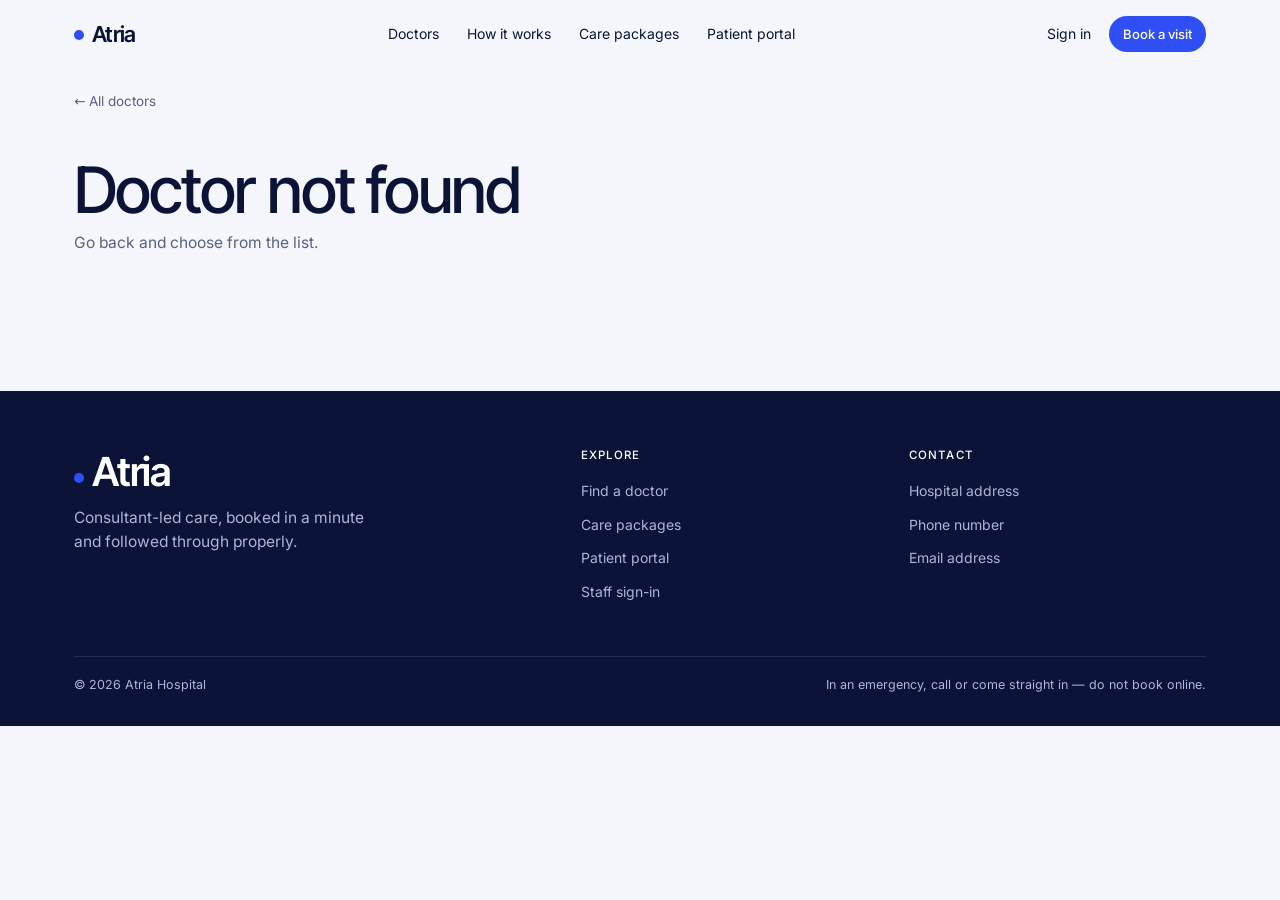
<file: doctor.html>
<!DOCTYPE html>
<html lang="en">
<head>
<meta charset="utf-8">
<meta name="viewport" content="width=device-width, initial-scale=1">
<title>Doctor</title>
<meta name="theme-color" content="#F5F6FB">
<link rel="icon" href="data:image/svg+xml,%3Csvg xmlns='http://www.w3.org/2000/svg' viewBox='0 0 32 32'%3E%3Crect width='32' height='32' rx='8' fill='%232F4FF5'/%3E%3Ctext x='16' y='23' font-family='Arial,sans-serif' font-weight='700' font-size='20' fill='%23fff' text-anchor='middle'%3EA%3C/text%3E%3C/svg%3E">
<link rel="stylesheet" href="styles.css">
</head>
<body>
<header class="top" id="top"></header>
<main class="wrap">
  <p class="crumb"><a href="index.html#doctors">← All doctors</a></p>
  <div class="doc-page">
    <section id="profile"></section>
    <section class="panel" id="book" aria-live="polite"></section>
  </div>
</main>
<footer class="foot" id="foot"></footer>
<script src="data.js"></script>
<script src="common.js"></script>
<script src="doctor.js"></script>
</body>
</html>
</file>
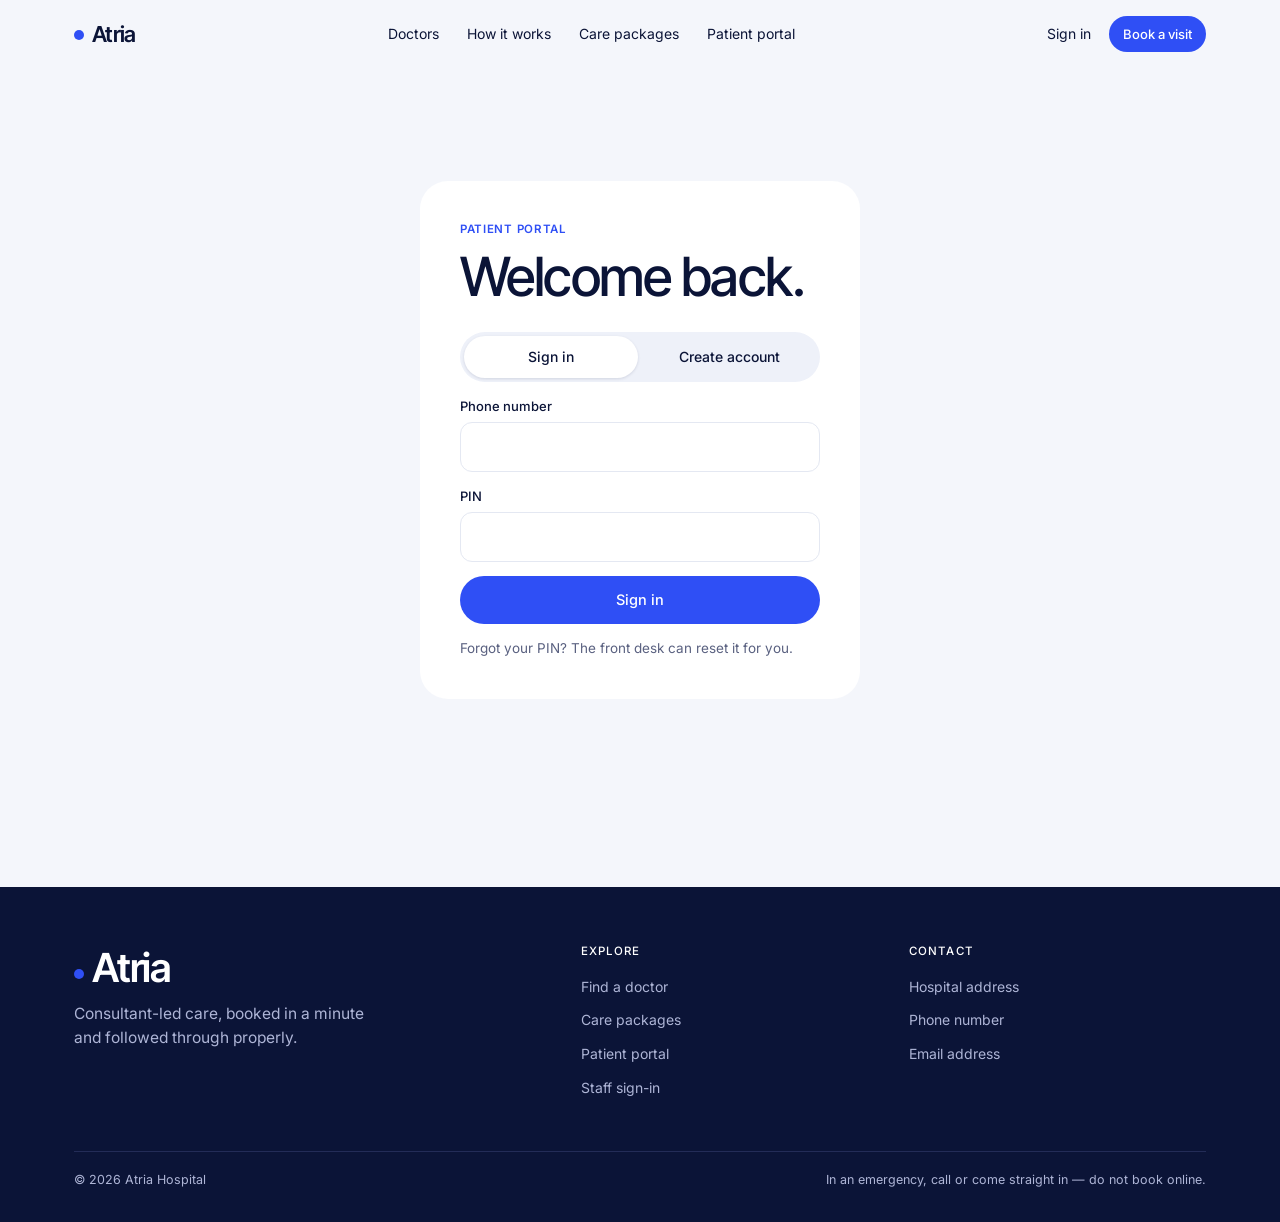
<file: portal.html>
<!DOCTYPE html>
<html lang="en">
<head>
<meta charset="utf-8">
<meta name="viewport" content="width=device-width, initial-scale=1">
<meta name="robots" content="noindex">
<title>Patient portal</title>
<meta name="theme-color" content="#F5F6FB">
<link rel="icon" href="data:image/svg+xml,%3Csvg xmlns='http://www.w3.org/2000/svg' viewBox='0 0 32 32'%3E%3Crect width='32' height='32' rx='8' fill='%232F4FF5'/%3E%3Ctext x='16' y='23' font-family='Arial,sans-serif' font-weight='700' font-size='20' fill='%23fff' text-anchor='middle'%3EA%3C/text%3E%3C/svg%3E">
<link rel="stylesheet" href="styles.css">
</head>
<body>
<header class="top" id="top"></header>
<main class="wrap page" id="app" aria-live="polite"></main>
<footer class="foot" id="foot"></footer>
<script src="data.js"></script>
<script src="common.js"></script>
<script src="portal.js"></script>
</body>
</html>
</file>
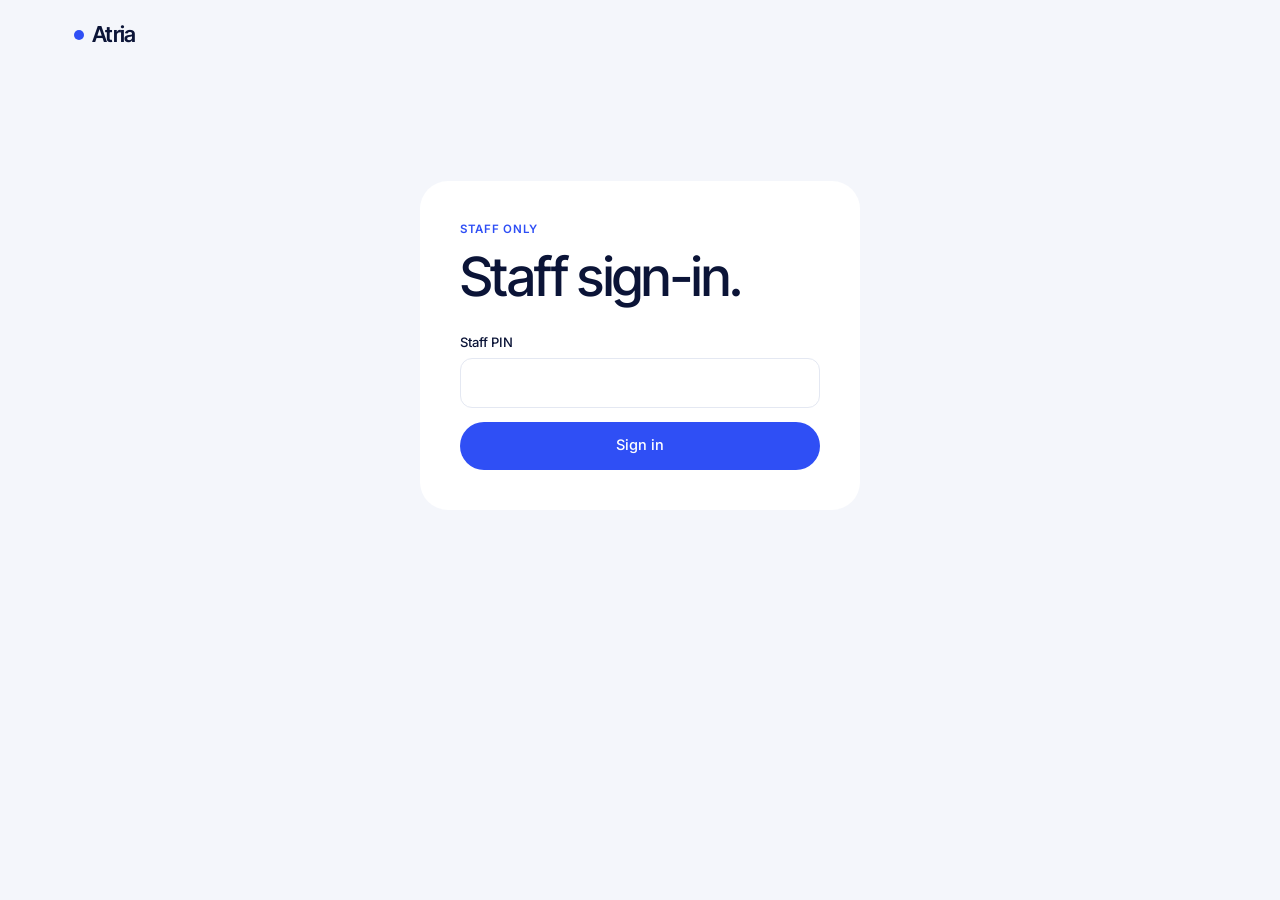
<file: staff.html>
<!DOCTYPE html>
<html lang="en">
<head>
<meta charset="utf-8">
<meta name="viewport" content="width=device-width, initial-scale=1">
<meta name="robots" content="noindex">
<title>Staff</title>
<meta name="theme-color" content="#F5F6FB">
<link rel="icon" href="data:image/svg+xml,%3Csvg xmlns='http://www.w3.org/2000/svg' viewBox='0 0 32 32'%3E%3Crect width='32' height='32' rx='8' fill='%232F4FF5'/%3E%3Ctext x='16' y='23' font-family='Arial,sans-serif' font-weight='700' font-size='20' fill='%23fff' text-anchor='middle'%3EA%3C/text%3E%3C/svg%3E">
<link rel="stylesheet" href="styles.css">
</head>
<body>
<header class="top"><div class="wrap"><a class="logo" href="index.html" id="s-logo">Atria</a><div class="top-right"><span class="tag" id="net" hidden>Offline — last saved copy</span><button class="btn sm quiet" id="out" hidden>Sign out</button></div></div></header>
<main class="wrap page" id="app"></main>
<script src="data.js"></script>
<script src="common.js"></script>
<script src="staff.js"></script>
</body>
</html>
</file>
<file: styles.css>
@font-face{font-family:"Inter";src:url("fonts/inter-latin-wght-normal.woff2") format("woff2");font-weight:100 900;font-display:swap}
@font-face{font-family:"Inter Tight";src:url("fonts/inter-tight-latin-wght-normal.woff2") format("woff2");font-weight:100 900;font-display:swap}

:root{--bg:#F4F6FB;--paper:#fff;--ink:#0B1437;--muted:#5A6180;--line:#E4E8F2;--soft:#EEF1F9;--accent:#2F4FF5;--tint:#E8EDFF;--red:#C62B2B;--ok:#127A4B;--r:20px}
*{box-sizing:border-box}
html{scroll-behavior:smooth;-webkit-text-size-adjust:100%}
body{margin:0;background:var(--bg);color:var(--ink);font:400 15px/1.55 "Inter",system-ui,sans-serif;-webkit-font-smoothing:antialiased}
h1,h2,h3,p,ul,ol{margin:0;padding:0}
ul,ol{list-style:none}
a{color:inherit;text-decoration:none}
button{font:inherit;color:inherit;background:none;border:0;padding:0;cursor:pointer}
:focus-visible{outline:2px solid var(--accent);outline-offset:3px}
.serif,h1,h2,h3{font-family:"Inter Tight","Inter",system-ui,sans-serif;font-weight:500;letter-spacing:-.03em;line-height:1.05}
em{font-style:normal;color:var(--accent)}
.wrap{max-width:1180px;margin:0 auto;padding:0 24px}
.eyebrow{font-size:11.5px;font-weight:500;letter-spacing:.09em;text-transform:uppercase;color:var(--muted)}
.muted{color:var(--muted)}
.small{font-size:13.5px}
[hidden]{display:none!important}

/* buttons, links, fields */
.btn{display:inline-flex;align-items:center;justify-content:center;gap:10px;min-height:48px;padding:0 22px;background:var(--ink);color:#fff;font-size:14.5px;font-weight:500;border-radius:2px;white-space:nowrap;transition:opacity .15s}
.btn:hover{opacity:.85}
.btn.line{background:none;color:var(--ink);box-shadow:inset 0 0 0 1px var(--ink)}
.btn.quiet{background:var(--soft);color:var(--ink)}
.btn.sm{min-height:36px;padding:0 14px;font-size:13px}
.btn:disabled{opacity:.35;cursor:default}
.btn.danger{background:none;color:var(--red);box-shadow:inset 0 0 0 1px #DDB9B5}
.arrow{display:inline-flex;align-items:center;gap:8px;font-weight:500;font-size:14.5px;min-height:44px;border-bottom:1px solid var(--ink);padding-bottom:0}
.arrow::after{content:"→";transition:transform .15s}
.arrow:hover::after{transform:translateX(3px)}
.field{display:flex;flex-direction:column;gap:6px}
.field label{font-size:13px;font-weight:500}
.field input,.field select,.field textarea{height:50px;border:1px solid var(--line);background:var(--paper);border-radius:2px;padding:0 14px;font:400 16px "Inter",sans-serif;color:var(--ink);width:100%}
.field textarea{height:auto;min-height:88px;padding:12px 14px;resize:vertical}
.field input:focus,.field select:focus,.field textarea:focus{outline:0;border-color:var(--ink)}
.form{display:flex;flex-direction:column;gap:14px}
.row2{display:grid;grid-template-columns:1fr 1fr;gap:14px}
.note{font-size:13.5px;padding:11px 14px;background:var(--soft);border-left:2px solid var(--ink)}
.note.err{border-color:var(--red);color:var(--red);background:#FAEFEE}
.note.ok{border-color:var(--ok);color:var(--ok);background:#EEF5F0}
.note.warn{border-color:#9A6B00;color:#6B4A00;background:#FBF4E2}
.tag{display:inline-block;font-size:11.5px;font-weight:500;letter-spacing:.04em;text-transform:uppercase;padding:3px 8px;border:1px solid var(--line);border-radius:2px;white-space:nowrap}
.tag.ok{border-color:#B9D6C5;color:var(--ok)}
.tag.red{border-color:#E5C2BE;color:var(--red)}
.tag.blue{border-color:#C3CCF3;color:var(--accent)}
.mono{width:48px;height:48px;flex:none;border-radius:50%;border:1px solid var(--ink);display:grid;place-items:center;font:500 19px "Inter Tight",sans-serif;letter-spacing:-.03em}
.mono.lg{width:92px;height:92px;font-size:38px}

/* header + footer */
.top{border-bottom:1px solid var(--line);background:var(--bg);position:sticky;top:0;z-index:10}
.top .wrap{display:flex;align-items:center;justify-content:space-between;gap:16px;min-height:68px}
.logo{font:500 28px/1 "Inter Tight",sans-serif;letter-spacing:-.03em;letter-spacing:-.02em}
.top nav{display:flex;gap:28px;font-size:14px}
.top nav a{padding:12px 0}
.top nav a:hover{color:var(--muted)}
.top-right{display:flex;align-items:center;gap:18px;font-size:14px}
.foot{border-top:1px solid var(--line);margin-top:96px;padding:56px 0 32px}
.foot-grid{display:grid;grid-template-columns:1.6fr 1fr 1fr;gap:32px}
.foot .logo{font-size:64px}
.foot-col{display:flex;flex-direction:column;gap:2px;font-size:14px}
.foot-col a,.foot-col span{padding:5px 0;color:var(--muted)}
.foot-col a:hover{color:var(--ink)}
.foot-col b{font-weight:500;font-size:11.5px;letter-spacing:.09em;text-transform:uppercase;margin-bottom:8px}
.legal{margin-top:48px;padding-top:18px;border-top:1px solid var(--line);font-size:12.5px;color:var(--muted);display:flex;justify-content:space-between;gap:12px;flex-wrap:wrap}

/* home */
.hero{padding-top:clamp(56px,9vw,128px);padding-bottom:clamp(40px,6vw,72px)}
.hero h1{font-size:clamp(60px,12.5vw,176px);line-height:.88;letter-spacing:-.035em;margin:18px 0 0 -.03em}
.hero-foot{display:grid;grid-template-columns:1fr auto;gap:32px;align-items:end;margin-top:clamp(32px,5vw,64px)}
.hero-foot p{max-width:440px;font-size:17px}
.cta{display:flex;gap:10px;flex-wrap:wrap}
.trio{display:grid;grid-template-columns:repeat(3,1fr);border-top:1px solid var(--ink)}
.trio a{padding:22px 24px 26px 0;border-right:1px solid var(--line);display:flex;flex-direction:column;gap:6px}
.trio a+a{padding-left:24px}
.trio a:last-child{border-right:0}
.trio b{font:500 26px "Inter Tight",sans-serif;letter-spacing:-.03em}
.trio span{font-size:14px;color:var(--muted)}
.trio a:hover b{color:var(--accent)}
.sec{padding-top:clamp(72px,10vw,128px)}
.sec-head{display:grid;grid-template-columns:1fr auto;align-items:end;gap:24px;padding-bottom:28px;border-bottom:1px solid var(--ink)}
.sec-head h2{font-size:clamp(40px,6vw,72px);margin-top:10px}
.sec-head p{max-width:340px;color:var(--muted)}
.filters{display:grid;grid-template-columns:minmax(0,320px) 1fr;gap:20px;align-items:center;padding:20px 0}
.chips{display:flex;gap:6px;overflow-x:auto;padding-bottom:2px;scrollbar-width:none}
.chips::-webkit-scrollbar{display:none}
.chip{min-height:38px;padding:0 14px;border:1px solid var(--line);border-radius:999px;font-size:13.5px;white-space:nowrap;background:var(--paper)}
.chip[aria-pressed="true"]{background:var(--ink);color:#fff;border-color:var(--ink)}
.doc{display:grid;grid-template-columns:48px 1.5fr 1fr 1fr auto;gap:20px;align-items:center;padding:20px 0;border-top:1px solid var(--line)}
.doc:hover .doc-name{color:var(--accent)}
.doc-name{font:500 26px/1.1 "Inter Tight",sans-serif;letter-spacing:-.03em}
.doc .next b{display:block;font-weight:500}
.steps{display:grid;grid-template-columns:repeat(3,1fr);gap:0}
.steps li{padding:28px 28px 8px 0;border-right:1px solid var(--line)}
.steps li+li{padding-left:28px}
.steps li:last-child{border-right:0}
.steps i{font:500 22px "Inter Tight",sans-serif;letter-spacing:-.03em;color:var(--muted)}
.steps h3{font-size:30px;margin:26px 0 10px}
.steps p{color:var(--muted)}
.packs{display:grid;grid-template-columns:repeat(4,1fr)}
.pack{padding:28px 24px 28px 0;border-right:1px solid var(--line);display:flex;flex-direction:column;gap:14px}
.pack+.pack{padding-left:24px}
.pack:last-child{border-right:0}
.pack h3{font-size:30px;min-height:2.05em}
.price{font:500 44px/1 "Inter Tight",sans-serif;letter-spacing:-.03em;letter-spacing:-.02em}
.price small{display:block;font:400 13px "Inter";color:var(--muted);letter-spacing:0;margin-top:8px}
.ticks{display:flex;flex-direction:column;gap:7px;font-size:14px;margin:6px 0 auto}
.ticks li{padding-left:20px;position:relative}
.ticks li::before{content:"";position:absolute;left:0;top:.55em;width:10px;height:1px;background:var(--ink)}
.split{display:grid;grid-template-columns:1fr 1fr;gap:clamp(24px,6vw,96px);align-items:center;padding-top:36px}
.split h3{font-size:clamp(34px,4.4vw,54px)}
.sheet{background:var(--paper);border:1px solid var(--line);padding:8px 24px}
.sheet-row{display:flex;justify-content:space-between;gap:16px;align-items:center;padding:16px 0;border-top:1px solid var(--line)}
.sheet-row:first-child{border-top:0}
.sheet-row b{font-weight:500;display:block}
.sheet-row small{color:var(--muted);font-size:13px}

/* doctor page */
.crumb{padding:22px 0;font-size:13.5px;color:var(--muted)}
.doc-page{display:grid;grid-template-columns:1fr minmax(0,460px);gap:clamp(24px,6vw,88px);align-items:start;padding-bottom:40px}
.doc-page>*{min-width:0}
.doc-page h1{font-size:clamp(46px,7vw,84px);margin:22px 0 8px}
.facts{margin-top:32px;border-top:1px solid var(--ink)}
.facts li{display:grid;grid-template-columns:140px 1fr;gap:16px;padding:14px 0;border-bottom:1px solid var(--line);font-size:14.5px}
.facts span{color:var(--muted)}
.panel{background:var(--paper);border:1px solid var(--line);padding:24px;display:flex;flex-direction:column;gap:18px}
.panel h2{font-size:32px}
.days{display:flex;gap:6px;overflow-x:auto;padding-bottom:6px}
.day{flex:none;width:62px;min-height:68px;border:1px solid var(--line);border-radius:2px;display:flex;flex-direction:column;align-items:center;justify-content:center;font-size:12px;color:var(--muted);background:var(--paper)}
.day b{font:500 24px/1.1 "Inter Tight",sans-serif;letter-spacing:-.03em;color:var(--ink)}
.day:disabled{opacity:.3;cursor:default}
.day[aria-pressed="true"]{background:var(--ink);border-color:var(--ink);color:#CFCFC8}
.day[aria-pressed="true"] b{color:#fff}
.slots{display:grid;grid-template-columns:repeat(4,1fr);gap:6px}
.slot{min-height:44px;border:1px solid var(--line);border-radius:2px;font-size:14px;background:var(--paper)}
.slot[aria-pressed="true"]{background:var(--ink);color:#fff;border-color:var(--ink)}
.seg{display:grid;grid-template-columns:1fr 1fr;border:1px solid var(--ink);border-radius:2px}
.seg button{min-height:46px;font-size:14px;font-weight:500}
.seg button[aria-pressed="true"]{background:var(--ink);color:#fff}
.seg button:disabled{opacity:.35;cursor:default}
.sum{border-top:1px solid var(--ink);padding-top:14px;display:flex;justify-content:space-between;gap:12px;align-items:baseline}
.sum b{font:500 24px "Inter Tight",sans-serif;letter-spacing:-.03em}

/* portal + staff */
.page{padding-top:40px;padding-bottom:20px}
.page h1{font-size:clamp(40px,6vw,68px)}
.auth{max-width:440px;margin:clamp(24px,6vw,72px) auto}
.tabs{display:flex;gap:26px;border-bottom:1px solid var(--line);overflow-x:auto;margin:28px 0 8px;scrollbar-width:none}
.tabs::-webkit-scrollbar{display:none}
.tab{min-height:46px;font-size:14.5px;color:var(--muted);white-space:nowrap;border-bottom:1.5px solid transparent;margin-bottom:-1px}
.tab[aria-selected="true"]{color:var(--ink);border-color:var(--ink);font-weight:500}
.list{border-top:1px solid var(--ink);margin-top:20px}
.item{display:grid;grid-template-columns:1fr auto;gap:16px;align-items:center;padding:18px 0;border-bottom:1px solid var(--line)}
.item h3{font-size:25px;line-height:1.1}
.item p{color:var(--muted);font-size:14px;margin-top:4px}
.item .acts{display:flex;gap:8px;flex-wrap:wrap;justify-content:flex-end;align-items:center}
.item .body{grid-column:1/-1;white-space:pre-wrap;font-size:14.5px;background:var(--soft);padding:14px}
.empty{padding:28px 0;color:var(--muted);border-bottom:1px solid var(--line)}
.kpis{display:grid;grid-template-columns:repeat(4,1fr);border-top:1px solid var(--ink);border-bottom:1px solid var(--line);margin-top:24px}
.kpi{padding:18px 20px 18px 0;border-right:1px solid var(--line)}
.kpi+.kpi{padding-left:20px}
.kpi:last-child{border-right:0}
.kpi b{display:block;font:500 44px/1 "Inter Tight",sans-serif;letter-spacing:-.03em}
.kpi span{font-size:13px;color:var(--muted)}
.checks{display:flex;flex-direction:column;gap:2px;grid-column:1/-1}
.checks label{display:flex;gap:10px;align-items:center;min-height:36px;font-size:14.5px;cursor:pointer}
.checks input{width:18px;height:18px;accent-color:var(--ink)}
.checks .done{color:var(--muted);text-decoration:line-through}
.progress{height:2px;background:var(--line);margin-top:10px;max-width:260px}
.progress i{display:block;height:100%;background:var(--ink)}
.sub-h{font:500 30px "Inter Tight",sans-serif;letter-spacing:-.03em;margin-top:44px}
.inline{display:flex;gap:8px;align-items:flex-end;flex-wrap:wrap}
.inline .field{flex:1 1 150px}
details.box{border:1px solid var(--line);background:var(--paper);padding:0 18px;margin-top:16px}
details.box summary{min-height:52px;display:flex;align-items:center;font-weight:500;cursor:pointer}
details.box[open]{padding-bottom:18px}
.date-in{height:40px;border:1px solid var(--line);border-radius:2px;padding:0 10px;font:400 14px "Inter";background:var(--paper);color:var(--ink)}

@media (max-width:900px){
  .top nav{display:none}
  .hero-foot,.sec-head,.split,.doc-page,.filters{grid-template-columns:1fr}
  .trio,.steps{grid-template-columns:1fr}
  .trio a,.trio a+a,.steps li,.steps li+li{border-right:0;border-bottom:1px solid var(--line);padding:20px 0}
  .steps h3{margin-top:10px}
  .packs{grid-template-columns:1fr 1fr}
  .pack,.pack+.pack{padding:24px 16px 24px 0;border-bottom:1px solid var(--line)}
  .pack:nth-child(2n){border-right:0;padding-left:16px;padding-right:0}
  .doc{grid-template-columns:48px 1fr auto;gap:14px}
  .doc .spec,.doc .next{grid-column:2/-1;grid-row:auto;font-size:13.5px}
  .doc .spec{display:none}
  .doc .go{grid-column:3;grid-row:1}
  .foot-grid{grid-template-columns:1fr 1fr}
  .foot-grid>:first-child{grid-column:1/-1}
  .kpis{grid-template-columns:1fr 1fr}
  .kpi:nth-child(2){border-right:0}
  .kpi:nth-child(n+3){border-top:1px solid var(--line)}
  .kpi:nth-child(3){padding-left:0}
}
@media (max-width:560px){
  body{font-size:16px}
  .wrap{padding-left:18px;padding-right:18px}
  .packs{grid-template-columns:1fr}
  .pack,.pack+.pack,.pack:nth-child(2n){padding:24px 0;border-right:0}
  .pack h3{min-height:0}
  .row2{grid-template-columns:1fr}
  .slots{grid-template-columns:repeat(3,1fr)}
  .item{grid-template-columns:1fr}
  .item .acts{justify-content:flex-start}
  .facts li{grid-template-columns:110px 1fr}
  .top-right .hide-s{display:none}
  .foot .logo{font-size:52px}
}
@media (prefers-reduced-motion:reduce){html{scroll-behavior:auto}*{transition:none!important}}

/* ---------- theme: one blue, soft neutrals, white cards ---------- */
body{font-size:15.5px}
.btn{background:var(--accent);border-radius:999px;padding:0 24px;transition:transform .15s,opacity .15s}
.btn:hover{opacity:1;transform:translateY(-1px)}
.btn.line{box-shadow:inset 0 0 0 1.5px var(--line);color:var(--ink);background:var(--paper)}
.btn.quiet{background:var(--tint);color:var(--accent)}
.btn.danger{box-shadow:inset 0 0 0 1.5px #F3D2D2;background:var(--paper)}
.arrow{color:var(--accent);border:0;font-weight:600}
.field input,.field select,.field textarea,.date-in{border-radius:12px;border-color:var(--line)}
.field input:focus,.field select:focus,.field textarea:focus{border-color:var(--accent);box-shadow:0 0 0 3px var(--tint)}
.tag{border:0;border-radius:999px;background:var(--soft);padding:4px 10px;letter-spacing:.02em;text-transform:none;font-size:12px;font-weight:600;color:var(--muted)}
.tag.ok{background:#E2F5EA;color:var(--ok)}.tag.red{background:#FCE4E4;color:var(--red)}.tag.blue{background:var(--tint);color:var(--accent)}
.note{border:0;border-radius:12px}
.eyebrow{color:var(--accent);font-weight:600;letter-spacing:.06em}
.mono{border:0;background:var(--tint);color:var(--accent);font:600 15px "Inter",sans-serif;letter-spacing:0}
.mono.lg{font-size:28px}
.top{background:rgba(244,246,251,.88);backdrop-filter:blur(10px);border-bottom-color:transparent}
.logo{font:600 22px "Inter Tight",sans-serif;letter-spacing:-.03em;color:var(--ink)}
.logo::before{content:"";display:inline-block;width:10px;height:10px;border-radius:50%;background:var(--accent);margin-right:8px;vertical-align:.08em}

.hero{margin-top:8px;background:var(--accent);color:#fff;border-radius:28px;padding:clamp(44px,7vw,96px) clamp(24px,5vw,64px) clamp(32px,5vw,56px);position:relative;overflow:hidden;isolation:isolate}
.hero::before{content:"";position:absolute;z-index:-1;right:-10%;top:-45%;width:52%;aspect-ratio:1;border-radius:50%;background:#4865FF}
.hero .eyebrow{color:#C9D3FF}
.hero h1{font-weight:500;font-size:clamp(46px,8.6vw,116px);line-height:.98;letter-spacing:-.03em;margin:16px 0 0}
.hero em{color:#B7C4FF}
.hero-foot p{color:#E3E8FF}
.hero .btn{background:#fff;color:var(--accent)}
.hero .btn.line{background:none;color:#fff;box-shadow:inset 0 0 0 1.5px rgba(255,255,255,.55)}
.trio{border-top:0;gap:12px;margin-top:12px}
.trio a,.trio a+a{border:0;border-radius:var(--r);padding:24px;background:var(--paper);transition:transform .15s}
.trio a:hover{transform:translateY(-2px)}
.trio b{font-size:21px}
.sec{padding-top:clamp(64px,8vw,112px)}
.sec-head{border-bottom:0;padding-bottom:8px}
.sec-head h2{font-size:clamp(34px,4.8vw,58px)}
.filters{padding:20px 0 14px}
.chip{border-radius:999px;border-color:transparent;background:var(--paper);font-weight:500}
.chip[aria-pressed="true"]{background:var(--ink);border-color:var(--ink)}
#doc-list{background:var(--paper);border-radius:var(--r);padding:4px 24px}
.doc:first-child{border-top:0}
.doc-name{font-size:19px;letter-spacing:-.02em}
.doc .go{box-shadow:none;background:var(--tint);color:var(--accent)}
.doc:hover .go{background:var(--accent);color:#fff}
.steps{gap:12px;padding-top:20px}
.steps li,.steps li+li{border:0;border-radius:var(--r);padding:26px;background:var(--paper)}
.steps i{display:grid;place-items:center;width:38px;height:38px;border-radius:50%;background:var(--tint);color:var(--accent);font:600 15px "Inter",sans-serif;letter-spacing:0}
.steps h3{font-size:23px;margin:22px 0 8px}
.packs{gap:12px;padding-top:20px}
.pack,.pack+.pack{border:0;border-radius:var(--r);padding:26px;background:var(--paper)}
.pack h3{font-size:23px;min-height:2.1em}
.price{font-size:36px;color:var(--accent)}
.ticks li::before{width:7px;height:7px;border-radius:50%;top:.55em;background:var(--accent)}
.split h3{font-size:clamp(28px,3.4vw,40px)}
.sheet,.panel,details.box{border:0;border-radius:var(--r)}
.panel h2{font-size:26px}
.doc-page h1{font-size:clamp(38px,5.4vw,64px)}
.facts{border-top:0;background:var(--paper);border-radius:var(--r);padding:4px 22px}
.facts li:last-child{border-bottom:0}
.day,.slot{border-radius:12px;border-color:var(--line)}
.day b{font-size:19px}
.day[aria-pressed="true"],.slot[aria-pressed="true"]{background:var(--accent);border-color:var(--accent)}
.day[aria-pressed="true"]{color:#D5DCFF}
.seg{border:0;background:var(--soft);border-radius:999px;padding:4px;gap:4px}
.seg button{border-radius:999px;min-height:42px}
.seg button[aria-pressed="true"]{background:var(--paper);color:var(--ink);box-shadow:0 1px 3px rgba(11,20,55,.12)}
.sum{border-top-color:var(--line)}
.sum b{font-size:19px}
.page h1{font-size:clamp(34px,4.8vw,54px)}
.tabs{border-bottom:0;gap:6px;margin:24px 0 4px}
.tab{min-height:40px;padding:0 16px;border-radius:999px;border:0;margin:0;background:var(--paper);font-weight:500}
.tab[aria-selected="true"]{background:var(--ink);color:#fff}
.sub-h{font-size:22px;margin-top:36px}
.list{border-top:0;background:var(--paper);border-radius:var(--r);padding:2px 22px;margin-top:14px}
.item:last-child,.list>.empty{border-bottom:0}
.item h3{font-size:19px;letter-spacing:-.02em}
.item .body{border-radius:12px}
.kpis{gap:12px;border:0}
.kpi,.kpi+.kpi{border:0!important;border-radius:var(--r);padding:18px 22px!important;background:var(--paper)}
.kpi b{font-size:36px;color:var(--accent)}
.progress{height:6px;border-radius:9px;overflow:hidden;background:var(--soft)}
.progress i{background:var(--accent)}
.checks input{accent-color:var(--accent)}
.auth{background:var(--paper);border-radius:28px;padding:clamp(24px,5vw,40px)}
.foot{background:var(--ink);color:#fff;border:0}
.foot .muted,.foot-col a,.foot-col span,.legal{color:#AEB5D6}
.foot-col a:hover,.foot .logo{color:#fff}
.foot .logo{font-size:40px}
.legal{border-color:#232C57}
@media (max-width:900px){
  .trio a,.trio a+a,.steps li,.steps li+li{padding:22px;border:0}
  .pack,.pack+.pack,.pack:nth-child(2n){padding:24px;border:0}
  .kpi:nth-child(3){padding-left:22px}
  #doc-list{padding:4px 18px}
}
@media (max-width:560px){
  .hero{border-radius:22px}
  .list{padding:2px 18px}
  .tabs{margin-left:-18px;margin-right:-18px;padding:0 18px}
}
</file>
